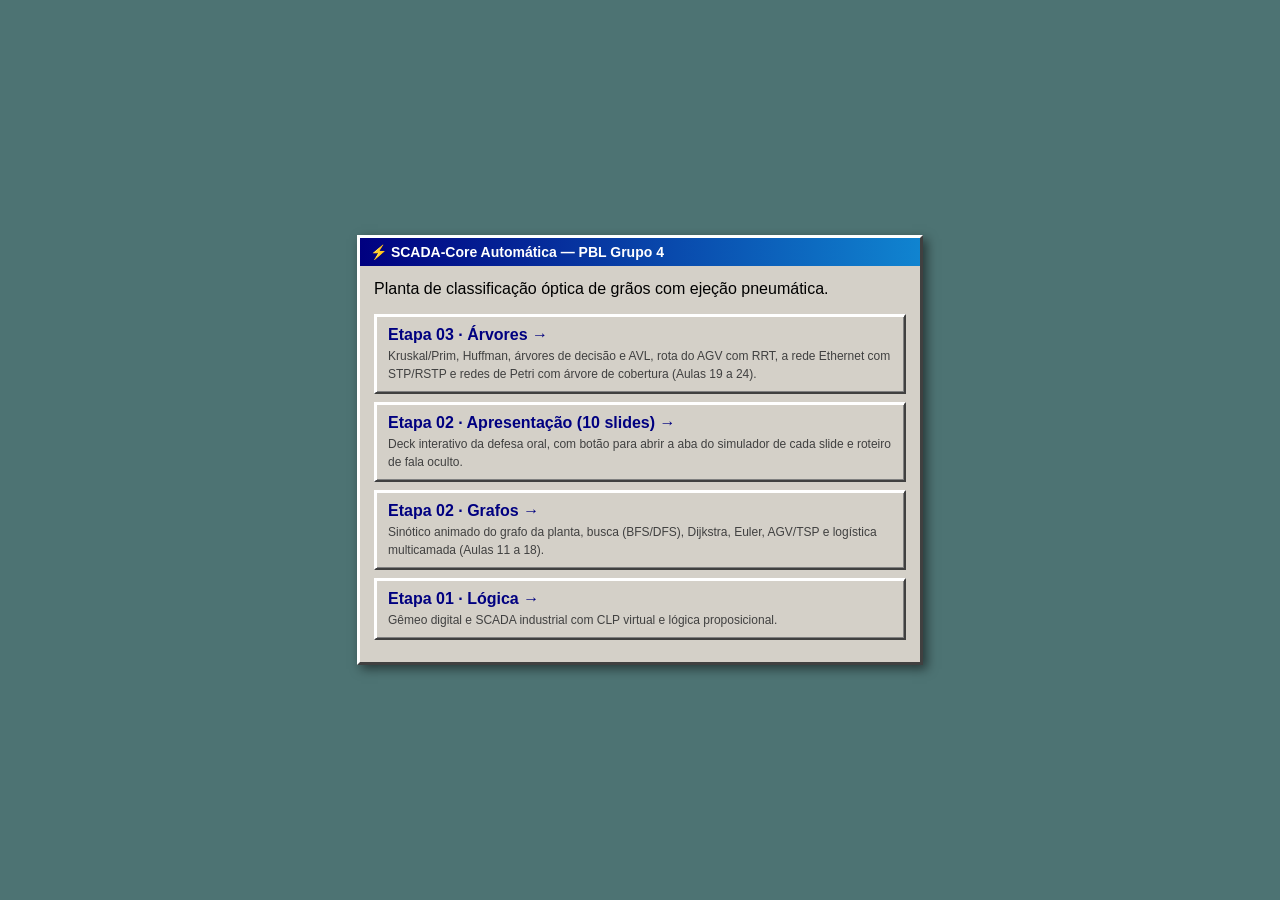
<file: index.html>
<!DOCTYPE html>
<html lang="pt-BR">
<head>
  <meta charset="UTF-8">
  <meta name="viewport" content="width=device-width, initial-scale=1">
  <title>SCADA-Core Automática | Simulações</title>
  <style>
    body { margin: 0; min-height: 100vh; display: flex; align-items: center; justify-content: center; background: #4d7373; font-family: 'Segoe UI', Tahoma, Arial, sans-serif; color: #000; }
    main { background: #d4d0c8; border: 3px solid; border-color: #fff #404040 #404040 #fff; box-shadow: 4px 4px 10px rgba(0,0,0,.5); max-width: 560px; width: calc(100% - 32px); }
    h1 { margin: 0; padding: 6px 10px; font-size: 14px; color: #fff; background: linear-gradient(90deg, #000080, #1084d0); }
    .body { padding: 14px; }
    a.card { display: block; margin: 8px 0; padding: 10px 12px; text-decoration: none; color: #000; background: #d4d0c8; border: 2px solid; border-color: #fff #404040 #404040 #fff; box-shadow: inset 1px 1px 0 #fff, inset -1px -1px 0 #808080; }
    a.card:hover { background: #ece9d8; }
    a.card b { display: block; color: #000080; margin-bottom: 2px; }
    a.card span { font-size: 12px; color: #404040; }
  </style>
</head>
<body>
  <main>
    <h1>⚡ SCADA-Core Automática — PBL Grupo 4</h1>
    <div class="body">
      <p style="margin-top:0">Planta de classificação óptica de grãos com ejeção pneumática.</p>
      <a class="card" href="./simulacao-arvores/"><b>Etapa 03 · Árvores →</b><span>Kruskal/Prim, Huffman, árvores de decisão e AVL, rota do AGV com RRT, a rede Ethernet com STP/RSTP e redes de Petri com árvore de cobertura (Aulas 19 a 24).</span></a>
      <a class="card" href="./simulacao-grafos/index.html#slides"><b>Etapa 02 · Apresentação (10 slides) →</b><span>Deck interativo da defesa oral, com botão para abrir a aba do simulador de cada slide e roteiro de fala oculto.</span></a>
      <a class="card" href="./simulacao-grafos/"><b>Etapa 02 · Grafos →</b><span>Sinótico animado do grafo da planta, busca (BFS/DFS), Dijkstra, Euler, AGV/TSP e logística multicamada (Aulas 11 a 18).</span></a>
      <a class="card" href="./simulador/"><b>Etapa 01 · Lógica →</b><span>Gêmeo digital e SCADA industrial com CLP virtual e lógica proposicional.</span></a>
    </div>
  </main>
</body>
</html>
</file>
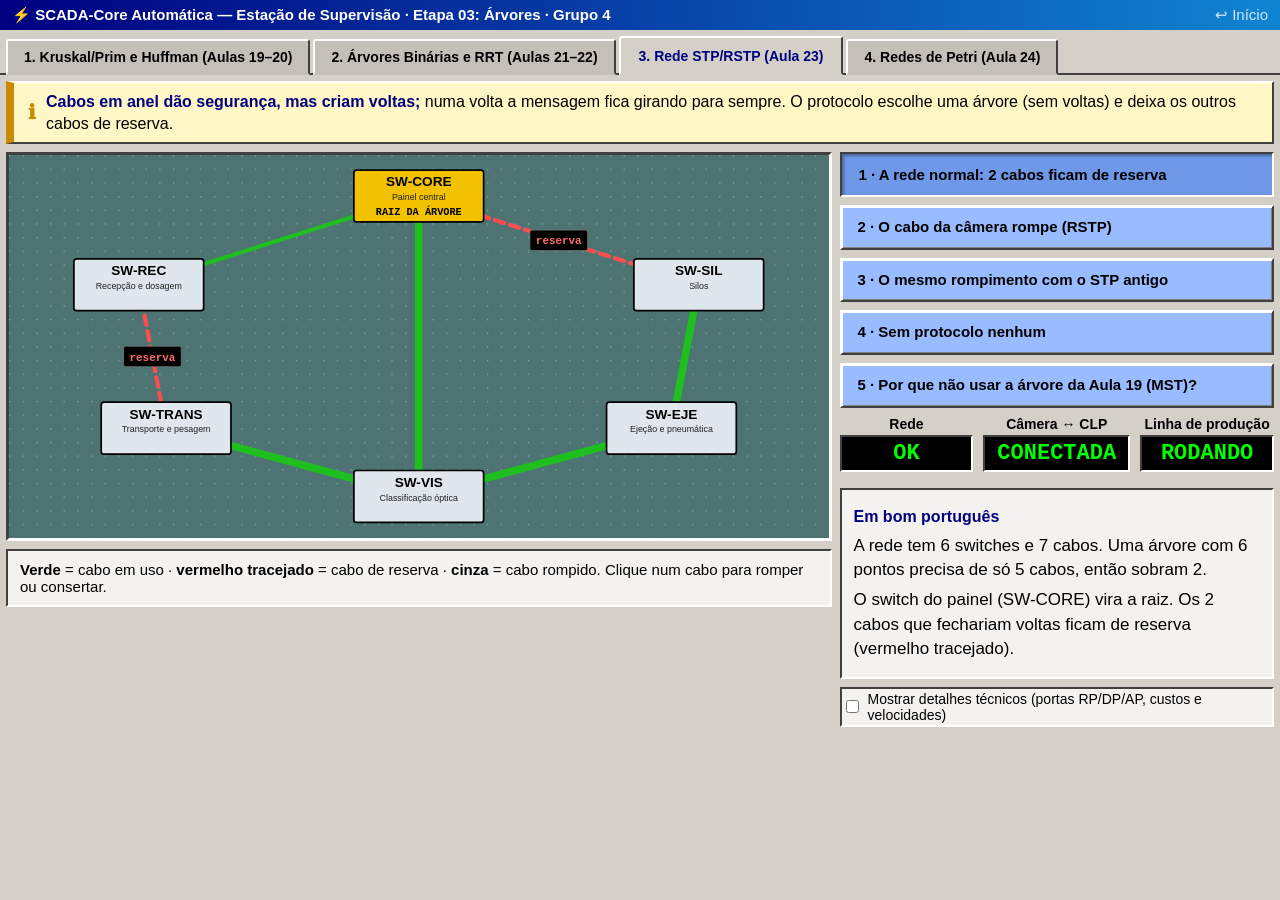
<file: simulacao-arvores/index.html>
<!DOCTYPE html>
<html lang="pt-BR">
<head>
  <meta charset="UTF-8">
  <meta name="viewport" content="width=device-width, initial-scale=1">
  <title>SCADA-Core Automática | Etapa 03 — Árvores</title>
  <meta name="description" content="Simulação SCADA da Etapa 03 (Árvores) da planta de classificação de grãos: cabeamento mínimo, Huffman, árvores de decisão e AVL, rota do AGV com RRT, a rede Ethernet com STP/RSTP e redes de Petri.">
  <link rel="icon" href="data:image/svg+xml,%3Csvg xmlns='http://www.w3.org/2000/svg' viewBox='0 0 16 16'%3E%3Crect width='16' height='16' fill='%234d7373'/%3E%3Ccircle cx='8' cy='3' r='2' fill='%23fff'/%3E%3Ccircle cx='3' cy='12' r='2' fill='%23fff'/%3E%3Ccircle cx='13' cy='12' r='2' fill='%23fff'/%3E%3Cpath d='M8 3L3 12M8 3L13 12' stroke='%23fff'/%3E%3C/svg%3E">
  <link rel="stylesheet" href="../simulacao-grafos/css/style.css">
  <style>.card.line:empty { display: none; }</style>
</head>
<body>
  <div id="station">
    <div id="titlebar">
      <span>⚡ SCADA-Core Automática — Estação de Supervisão · Etapa 03: Árvores · Grupo 4</span>
      <a href="../index.html">↩ Início</a>
    </div>
    <div id="tabs" role="tablist"></div>
    <div id="screens"></div>
  </div>
  <noscript>Esta simulação precisa de JavaScript.</noscript>
  <script type="module" src="js/app.js"></script>
</body>
</html>
</file>
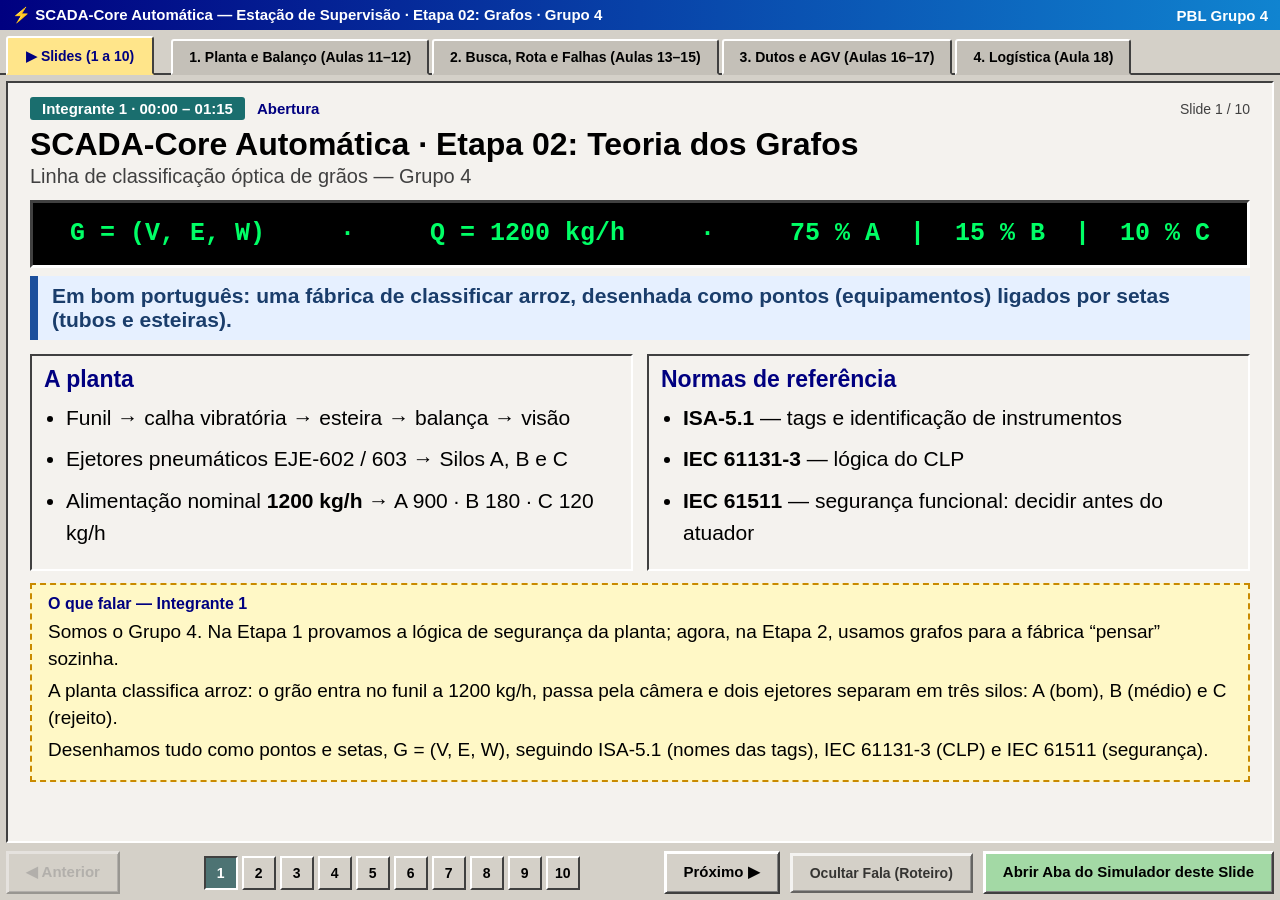
<file: simulacao-grafos/index.html>
<!DOCTYPE html>
<html lang="pt-BR">
<head>
  <meta charset="UTF-8">
  <meta name="viewport" content="width=device-width, initial-scale=1">
  <title>SCADA-Core Automática | Etapa 02 — Grafos</title>
  <meta name="description" content="Simulação SCADA da Etapa 02 (Teoria dos Grafos): sinótico animado da linha de classificação de grãos, algoritmos passo a passo, logística, rotas e validação formal dos resultados.">
  <link rel="icon" href="data:image/svg+xml,%3Csvg xmlns='http://www.w3.org/2000/svg' viewBox='0 0 16 16'%3E%3Crect width='16' height='16' fill='%234d7373'/%3E%3Ccircle cx='4' cy='8' r='2' fill='%23fff'/%3E%3Ccircle cx='12' cy='4' r='2' fill='%23fff'/%3E%3Ccircle cx='12' cy='12' r='2' fill='%23fff'/%3E%3Cpath d='M4 8L12 4M4 8L12 12' stroke='%23fff'/%3E%3C/svg%3E">
  <link rel="stylesheet" href="css/style.css">
</head>
<body>
  <div id="station">
    <div id="titlebar">
      <span>⚡ SCADA-Core Automática — Estação de Supervisão · Etapa 02: Grafos · Grupo 4</span>
      <span>PBL Grupo 4</span>
    </div>
    <div id="tabs" role="tablist"></div>
    <div id="screens"></div>
  </div>
  <div id="fp-root"></div>
  <noscript>Esta simulação precisa de JavaScript.</noscript>
  <script type="module" src="js/app.js"></script>
</body>
</html>
</file>
<file: simulacao-grafos/css/style.css>
/* ==========================================================================
   SCADA-Core Automática — Etapa 02 (Grafos)
   Design system herdado do simulador da Etapa 01 (WinCC / InTouch clássico):
   chassi cinza #d4d0c8, sinótico teal #4d7373, relevo 3D, displays pretos.
   Sem frameworks externos.
   ========================================================================== */
:root {
  --chassis: #d4d0c8; --chassis-light: #ffffff; --chassis-mid: #ece9d8; --chassis-shadow: #808080; --chassis-dark: #404040;
  --canvas-bg: #4d7373; --canvas-border: #283e3e;
  --disp-bg: #000; --disp-green: #00ff00; --disp-yellow: #ffff00; --disp-red: #ff2222; --disp-white: #fff; --disp-cyan: #00ffff;
  --btn-green: #a3d9a5; --btn-yellow: #ffff80; --btn-red: #ff7777; --btn-blue: #99bbff;
  --pipe-fill: #dcdcdc; --text: #000; --muted: #404040;
  --cls-a: #fff6c8; --cls-b: #ff9f1c; --cls-c: #e63946;
  --font: 'Segoe UI', Tahoma, Arial, Helvetica, sans-serif;
  --mono: Consolas, 'JetBrains Mono', 'Courier New', monospace;
}
* { box-sizing: border-box; }
html, body { height: 100%; }
body { margin: 0; font-family: var(--font); font-size: 15px; background: var(--chassis); color: var(--text); user-select: none; -webkit-font-smoothing: antialiased; }
button, select, input { font-family: inherit; font-size: 12px; }
.mono { font-family: var(--mono); }
.hidden { display: none !important; }

/* ---------- estação ---------- */
#station { display: flex; flex-direction: column; height: 100vh; min-height: 640px; }
#titlebar { background: linear-gradient(90deg, #000080, #1084d0); color: #fff; padding: 4px 10px; display: flex; align-items: center; justify-content: space-between; font-weight: bold; font-size: 12px; gap: 12px; }
#titlebar a { color: #cfe8ff; text-decoration: none; font-weight: normal; }
#titlebar a:hover { text-decoration: underline; }
#toolbar { display: flex; align-items: center; gap: 8px; padding: 4px 8px; flex-wrap: wrap; border-bottom: 1px solid var(--chassis-shadow); background: var(--chassis); }
.comm { display: inline-flex; align-items: center; gap: 6px; font-size: 11px; }
#tabs { display: flex; align-items: flex-end; padding: 4px 6px 0; gap: 3px; background: var(--chassis); border-bottom: 2px solid var(--chassis-dark); flex-wrap: wrap; }
.tab { font-size: 11px; font-weight: bold; background: #c4c0b8; border: 2px solid; border-color: #fff var(--chassis-dark) transparent #fff; padding: 5px 12px; cursor: pointer; border-radius: 3px 3px 0 0; position: relative; bottom: -2px; }
.tab:hover { background: var(--chassis); }
.tab.active { background: var(--chassis); color: #000080; padding: 7px 14px 6px; border-bottom: 2px solid var(--chassis); z-index: 2; }
#screens { flex: 1; min-height: 0; position: relative; overflow: hidden; }
.screen { position: absolute; inset: 0; padding: 6px; overflow: auto; display: none; }
.screen.active { display: block; }

/* ---------- relevos ---------- */
.raised { border: 2px solid; border-color: #fff var(--chassis-dark) var(--chassis-dark) #fff; background: var(--chassis); box-shadow: inset 1px 1px 0 #fff, inset -1px -1px 0 var(--chassis-shadow); }
.sunken { border: 2px solid; border-color: var(--chassis-dark) #fff #fff var(--chassis-dark); background: var(--chassis); }
.panel { background: var(--chassis); border: 2px solid; border-color: #fff var(--chassis-dark) var(--chassis-dark) #fff; box-shadow: inset 1px 1px 0 #fff, inset -1px -1px 0 var(--chassis-shadow); padding: 4px; }
.panel-h { background: linear-gradient(90deg, #000080, #1084d0); color: #fff; padding: 3px 8px; font-size: 11px; font-weight: bold; margin: -4px -4px 4px; display: flex; justify-content: space-between; align-items: center; gap: 8px; }
.panel-h.gray { background: var(--chassis); color: #000; border-bottom: 1px solid var(--chassis-shadow); }
.inset { background: #e2dfd7; border: 1px solid; border-color: var(--chassis-shadow) #fff #fff var(--chassis-shadow); padding: 4px; }

/* ---------- displays e botões ---------- */
.io { background: var(--disp-bg); border: 2px solid; border-color: var(--chassis-dark) #fff #fff var(--chassis-dark); color: var(--disp-green); font-family: var(--mono); font-size: 13px; font-weight: bold; padding: 1px 6px; text-align: right; display: inline-block; min-width: 64px; line-height: 1.25; }
.io.y { color: var(--disp-yellow); } .io.r { color: var(--disp-red); } .io.w { color: #fff; } .io.c { color: var(--disp-cyan); } .io.left { text-align: left; }
.btn { font-size: 11px; font-weight: bold; color: #000; background: var(--chassis); border: 2px solid; border-color: #fff var(--chassis-dark) var(--chassis-dark) #fff; box-shadow: inset 1px 1px 0 #fff, inset -1px -1px 0 var(--chassis-shadow); padding: 4px 10px; cursor: pointer; display: inline-flex; align-items: center; justify-content: center; gap: 4px; text-decoration: none; }
.btn:active, .btn.on { border-color: var(--chassis-dark) #fff #fff var(--chassis-dark); box-shadow: inset 1px 1px 0 var(--chassis-shadow); padding: 5px 9px 3px 11px; }
.btn.green { background: var(--btn-green); } .btn.yellow { background: var(--btn-yellow); } .btn.red { background: var(--btn-red); } .btn.blue { background: var(--btn-blue); }
.btn.on.red { background: #e65555; } .btn.on.green { background: #8acb8d; } .btn.on.yellow { background: #e6e670; } .btn.on.blue { background: #7ea3ee; }
.btn:disabled { color: #808080; cursor: not-allowed; }
.btn.emerg { background: #d32f2f; color: #fff; border: 3px solid; border-color: #ff6666 #800000 #800000 #ff6666; outline: 3px solid #ffeb3b; font-weight: 900; padding: 5px 12px; }
.btn.emerg.on { background: #b71c1c; border-color: #800000 #ff6666 #ff6666 #800000; }
.lamp { display: inline-block; width: 12px; height: 12px; border-radius: 50%; border: 1px solid #404040; vertical-align: middle; background: #808080; box-shadow: inset 1px 1px 1px rgba(255,255,255,.8), inset -1px -1px 1px rgba(0,0,0,.5); }
.lamp.g { background: #00e000; } .lamp.r { background: #e00000; } .lamp.a { background: #ffaa00; } .lamp.b { background: #3a7bff; }
.blk { display: inline-block; font-family: var(--mono); font-size: 10px; font-weight: bold; padding: 1px 4px; min-width: 28px; text-align: center; border: 1px solid; border-color: #fff var(--chassis-dark) var(--chassis-dark) #fff; }
.blk.on { background: #00c000; color: #fff; } .blk.off { background: #c00000; color: #fff; } .blk.idle { background: #b0c4b0; color: #607060; } .blk.warn { background: #ffaa00; color: #000; }
select, input[type=number], input[type=text] { background: #fff; border: 2px solid; border-color: var(--chassis-dark) #fff #fff var(--chassis-dark); padding: 2px 4px; }
input[type=range] { vertical-align: middle; }
label.chk { display: flex; align-items: center; gap: 6px; padding: 2px 0; cursor: pointer; }

/* ---------- sinótico ---------- */
.viewport { background: var(--canvas-bg); border: 3px solid; border-color: var(--chassis-dark) #fff #fff var(--chassis-dark); position: relative; overflow: hidden; }
.viewport svg { display: block; width: 100%; height: auto; max-height: calc(100vh - 230px); }
.node { cursor: pointer; }
.node:hover .nbody { stroke: #ffff00; stroke-width: 3; }
.edge-hit { cursor: pointer; stroke: transparent; stroke-width: 22; fill: none; }
.edge-hit:hover + .edge-vis { filter: brightness(1.3); }
.belt-run { animation: belt 0.6s linear infinite; }
@keyframes belt { to { stroke-dashoffset: -12; } }
.blink { animation: blink .8s infinite; }
@keyframes blink { 50% { opacity: .25; } }
.svgtext { font-family: var(--mono); font-size: 11px; font-weight: bold; fill: #fff; pointer-events: none; }
.svgtag { font-family: var(--font); font-size: 11px; font-weight: bold; fill: #fff; pointer-events: none; }

/* ---------- layouts ---------- */
.grid2 { display: grid; grid-template-columns: minmax(0, 1fr) 320px; gap: 6px; align-items: start; }
.grid3 { display: grid; grid-template-columns: 1fr 1fr 1fr; gap: 6px; align-items: start; }
.row { display: flex; align-items: center; gap: 6px; flex-wrap: wrap; }
.col { display: flex; flex-direction: column; gap: 4px; }
.kv { display: grid; grid-template-columns: auto 1fr; gap: 3px 8px; align-items: center; }
.kv .k { font-size: 11px; color: var(--muted); }
.stack > * + * { margin-top: 6px; }
hr.sep { border: 0; border-top: 1px solid var(--chassis-shadow); border-bottom: 1px solid #fff; margin: 6px 0; }
.small { font-size: 11px; } .muted { color: var(--muted); }
h3.sec { margin: 0 0 4px; font-size: 12px; }

/* ---------- tabelas ---------- */
table.t { width: 100%; border-collapse: collapse; font-family: var(--mono); font-size: 11px; }
table.t th { background: #c4c0b8; font-weight: bold; padding: 3px 6px; border: 1px solid; border-color: #fff var(--chassis-dark) var(--chassis-dark) #fff; text-align: left; position: sticky; top: 0; }
table.t td { padding: 2px 6px; border: 1px solid #b0aca4; background: #f4f2ee; }
table.t tr:nth-child(even) td { background: #e8e5de; }
table.t td.num { text-align: right; }
table.t tr.hl td { background: #ffff99 !important; }
table.t tr.bad td { background: #ffd0d0 !important; }
table.t tr.good td { background: #d6f5d6 !important; }
.cellp { background: #bfe3bf !important; } .cellm { background: #f3b9b9 !important; }
.matrix td { text-align: center; min-width: 22px; padding: 1px 3px; }

/* ---------- alarmes ---------- */
#ribbon { background: #000; border: 2px solid; border-color: var(--chassis-dark) #fff #fff var(--chassis-dark); font-family: var(--mono); font-size: 11px; font-weight: bold; padding: 4px 8px; display: flex; align-items: center; justify-content: space-between; gap: 8px; color: #00dd00; margin: 2px 4px 4px; }
#ribbon.CRIT { color: #ff3333; animation: blink .8s infinite; } #ribbon.ALTA { color: #ffaa00; } #ribbon.MED { color: #ffff55; }
.prio-CRIT { color: #c00000; font-weight: bold; } .prio-ALTA { color: #b36b00; font-weight: bold; } .prio-MED { color: #7a7a00; } .prio-INFO { color: #004a99; }

/* ---------- modal (faceplate) ---------- */
#fp-backdrop { position: fixed; inset: 0; background: rgba(0,0,0,.4); z-index: 100; display: flex; align-items: center; justify-content: center; padding: 16px; }
.fp { width: 100%; max-width: 520px; max-height: 90vh; overflow: auto; background: var(--chassis); border: 3px solid; border-color: #fff var(--chassis-dark) var(--chassis-dark) #fff; box-shadow: 4px 4px 10px rgba(0,0,0,.5); }
.fp-title { background: linear-gradient(90deg, #000080, #1084d0); color: #fff; padding: 4px 8px; display: flex; justify-content: space-between; align-items: center; font-weight: bold; }
.fp-body { padding: 8px; }
.fp-tabs { display: flex; gap: 2px; padding: 4px 4px 0; border-bottom: 2px solid var(--chassis-dark); }
.fp-tabs button { flex: 1; font-weight: bold; background: #c4c0b8; border: 2px solid; border-color: #fff var(--chassis-dark) transparent #fff; padding: 4px; cursor: pointer; }
.fp-tabs button.active { background: var(--chassis); color: #000080; }

/* ---------- auditoria ---------- */
.finding { margin-bottom: 8px; }
.finding .head { display: flex; gap: 8px; align-items: center; justify-content: space-between; background: #c4c0b8; padding: 3px 6px; font-weight: bold; }
.finding .body { padding: 6px 8px; background: #f4f2ee; border: 1px solid #b0aca4; line-height: 1.45; }
.finding .body b { color: #000080; }
.sev { font-family: var(--mono); font-size: 10px; padding: 1px 6px; color: #fff; }
.sev.grave { background: #b71c1c; } .sev.media { background: #b36b00; } .sev.menor { background: #5a6b7a; }
.quote { border-left: 3px solid #808080; padding-left: 8px; color: #333; font-style: italic; margin: 3px 0; }
.legend i { display: inline-block; width: 10px; height: 10px; border-radius: 50%; border: 1px solid #000; margin-right: 4px; vertical-align: middle; }

@media (max-width: 1100px) { .grid2, .grid3 { grid-template-columns: 1fr; } }
@media (prefers-reduced-motion: reduce) { .belt-run, .blink { animation: none; } }

/* ==========================================================================
   MODO APRESENTAÇÃO (projetor): fontes maiores, poucos controles, painéis limpos
   ========================================================================== */
button, select, input { font-size: 14px; }
#titlebar { font-size: 15px; padding: 6px 12px; }
#toolbar { padding: 6px 12px; gap: 12px; }
#toolbar .io { font-size: 16px; min-width: 110px; text-align: center; }
#tabs .tab { font-size: 14px; padding: 8px 16px; }
#tabs .tab.active { padding: 10px 18px 9px; }
#ribbon { font-size: 14px; }
.btn.big { font-size: 15px; padding: 11px 16px; justify-content: flex-start; text-align: left; width: 100%; line-height: 1.25; }
.btn.big.on { padding: 12px 15px 10px 17px; }
.btn.mid { font-size: 14px; padding: 9px 14px; }
.btn.mid.on { padding: 10px 13px 8px 15px; }
.btn.on.blue { background: #6f98e8; color: #000; box-shadow: inset 2px 2px 3px rgba(0,0,0,.35); }
.btn.dark { background: #1b3a5a; color: #fff; }
.split { display: grid; grid-template-columns: minmax(0, 1.9fr) minmax(0, 1fr); gap: 8px; align-items: start; height: 100%; }
.split > .col { gap: 8px; }
.btns { display: flex; flex-direction: column; gap: 8px; }
.btns.row2 { flex-direction: row; flex-wrap: wrap; }
.btns.row2 .btn { flex: 1 1 220px; width: auto; }
.topbtns { display: flex; gap: 8px; margin-bottom: 8px; }
.topbtns .btn { flex: 1; justify-content: center; text-align: center; }
.io.big { font-size: 22px; padding: 3px 12px; min-width: 110px; }
.io.xl { font-size: 30px; padding: 4px 16px; }
.bignums { display: flex; gap: 10px; flex-wrap: wrap; }
.bignum { display: flex; flex-direction: column; align-items: stretch; gap: 3px; flex: 1 1 120px; }
.bignum .lbl { font-size: 14px; font-weight: bold; text-align: center; }
.bignum .io { text-align: center; }
.card { background: #f4f2ee; border: 2px solid; border-color: var(--chassis-dark) #fff #fff var(--chassis-dark); padding: 10px 12px; }
.card.line { font-size: 16px; font-weight: bold; text-align: center; }
.cardtitle { font-size: 16px; font-weight: bold; margin: 0 0 6px; color: #000080; }
.stripline { font-size: 15px; padding: 6px 10px; display: flex; gap: 14px; flex-wrap: wrap; align-items: center; }
.panel { padding: 8px; }
.panel-h { font-size: 14px; padding: 5px 10px; margin: -8px -8px 8px; }
table.t { font-size: 14px; }
table.t th, table.t td { padding: 4px 8px; }
table.matrix { font-size: 12.5px; }
table.matrix td, table.matrix th { padding: 3px 2px; min-width: 24px; text-align: center; }
table.matrix td:first-child, table.matrix th:first-child { text-align: left; white-space: nowrap; }
.viewport.big svg { max-height: calc(100vh - 215px); }
.viewport.big .svgtext { font-size: 12.5px !important; }
.viewport.big .svgtag { font-size: 13px !important; }
.viewport.big .svgtag.etag { font-size: 10.5px !important; }
.seal { display: flex; align-items: center; justify-content: center; gap: 12px; flex: 1 1 320px; background: #0b3d0b; color: #6bff6b; border: 3px solid; border-color: var(--chassis-dark) #fff #fff var(--chassis-dark); padding: 16px 20px; font-weight: bold; }
.seal b { font-size: 46px; font-family: var(--mono); }
.seal span { font-size: 18px; line-height: 1.25; color: #d8ffd8; }
.seal.bad { background: #5a0b0b; color: #ff8b8b; }
.chips { font-family: var(--mono); font-size: 13px; line-height: 1.5; }
@media (max-width: 1100px) { .split { grid-template-columns: 1fr; } }

#toolbar .btn { font-size: 14px; padding: 6px 14px; }

/* Faixa didática (cada aba) */
.banner { display: flex; align-items: center; gap: 10px; margin: 0 0 8px; padding: 8px 14px; font-size: 16px; line-height: 1.35; background: #fff8c6; color: #000; border: 2px solid; border-color: #fff var(--chassis-dark) var(--chassis-dark) #fff; border-left: 8px solid #c98a00; }
.banner .bn-ic { font-weight: bold; font-size: 20px; color: #c98a00; }
.banner b { color: #000080; }
.rota { font-family: var(--mono); font-size: 14px; line-height: 1.5; }
.rota div { margin: 2px 0; }
.rota .k { display: inline-block; min-width: 110px; font-weight: bold; }
.tags { display: flex; flex-wrap: wrap; gap: 4px; }
.tag { padding: 1px 7px; font-family: var(--mono); font-size: 13px; border: 1px solid #000; background: #bfe3bf; }
.tag.no { background: #f3b9b9; }

/* ===== Deck de apresentação (aba 5) ===== */
#tabs .tab.hl { background: #ffd24a; color: #000; margin-left: 14px; border-color: #fff #404040 transparent #fff; }
#tabs .tab.hl.active { background: #ffe58a; color: #000080; }
.sl-root { display: flex; flex-direction: column; gap: 8px; height: 100%; }
.sl-stage { flex: 1; min-height: 0; overflow: auto; background: #f4f2ee; border: 2px solid; border-color: var(--chassis-dark) #fff #fff var(--chassis-dark); padding: 14px 22px; }
.sl-head { display: flex; align-items: center; gap: 12px; margin-bottom: 6px; }
.sl-tag { font-weight: bold; font-size: 15px; color: #fff; padding: 3px 12px; border-radius: 3px; }
.sl-tag.i1 { background: #1a6e6e; } .sl-tag.i2 { background: #1c4f9c; } .sl-tag.i3 { background: #8a5a00; } .sl-tag.i4 { background: #7a2b6f; }
.sl-aula { font-weight: bold; font-size: 15px; color: #000080; }
.sl-num { margin-left: auto; font-size: 14px; color: #404040; }
.sl-title { margin: 4px 0 2px; font-size: 32px; color: #000; }
.sl-sub { font-size: 17px; color: #404040; margin-bottom: 12px; }
.sl-formula { font-family: var(--mono); font-size: 25px; font-weight: bold; text-align: center; color: #00ff66; background: #000; border: 3px solid; border-color: var(--chassis-dark) #fff #fff var(--chassis-dark); padding: 14px 16px; margin-bottom: 14px; line-height: 1.35; }
.sl-two { display: grid; grid-template-columns: 1fr 1fr; gap: 14px; }
.sl-card { font-size: 18px; }
.sl-card .cardtitle { font-size: 20px; }
.sl-ul { margin: 0; padding-left: 22px; line-height: 1.55; }
.sl-ul li { margin: 5px 0; }
table.sl-table { width: 100%; font-size: 19px; }
table.sl-table th { font-size: 17px; }
table.sl-table td { padding: 8px 10px; }
table.sl-table td.k { font-weight: bold; color: #000080; }
table.sl-table.compact { font-size: 15px; } table.sl-table.compact td { padding: 5px 8px; } table.sl-table.compact th { font-size: 14px; }
.sl-fala { margin-top: 14px; padding: 10px 16px; background: #fff8c6; border: 2px dashed #c98a00; font-size: 17px; }
.sl-bar { display: flex; align-items: center; gap: 10px; flex-wrap: wrap; }
.sl-dots { display: flex; gap: 4px; flex: 1; justify-content: center; }
.sl-dot { font: bold 14px var(--font); width: 34px; height: 34px; background: #d4d0c8; border: 2px solid; border-color: #fff var(--chassis-dark) var(--chassis-dark) #fff; cursor: pointer; }
.sl-dot.on { background: #4d7373; color: #fff; border-color: var(--chassis-dark) #fff #fff var(--chassis-dark); }
.sl-fala-btn { opacity: .75; font-size: 13px; }
.btn:disabled { opacity: .4; cursor: default; }
@media (max-width: 1100px) { .sl-two { grid-template-columns: 1fr; } }

.sl-formula { white-space: pre-wrap; }
.sl-bar .btn { width: auto; flex: 0 0 auto; padding: 10px 18px; }
.sl-card { font-size: 23px; } .sl-card .cardtitle { font-size: 25px; } .sl-ul li { margin: 9px 0; }
table.sl-table { font-size: 23px; } table.sl-table th { font-size: 19px; } table.sl-table td { padding: 12px 12px; }
table.sl-table.compact { font-size: 17px; } table.sl-table.compact td { padding: 7px 10px; } table.sl-table.compact th { font-size: 16px; }
.sl-fala { font-size: 19px; } .sl-title { font-size: 36px; } .sl-sub { font-size: 20px; }

/* ===== Revisão de simplificação ===== */
#tabs .tab.hl { margin-left: 0; margin-right: 14px; }
.card.mini { padding: 8px 12px; }
.mini-t { font-weight: bold; font-size: 17px; color: #000080; }
.mini-n { font-size: 22px; font-weight: bold; margin: 2px 0; }
.mini-e { font-size: 15px; color: #333; }
.card.plain { font-size: 17px; line-height: 1.45; }
.card.plain > div { margin: 5px 0; }
.sl-plain { font-size: 21px; font-weight: bold; color: #1a3d6b; background: #e6f0ff; border-left: 8px solid #1c4f9c; padding: 8px 14px; margin: -6px 0 14px; }
.sl-fala { margin-top: 12px; font-size: 19px; }
.sl-fp { margin: 6px 0; line-height: 1.4; }
.sl-card { font-size: 21px; } .sl-card .cardtitle { font-size: 23px; }
table.sl-table { font-size: 21px; } table.sl-table td { padding: 9px 12px; }
table.sl-table.compact { font-size: 15px; } table.sl-table.compact td { padding: 6px 8px; }
.sl-title { font-size: 32px; }
table.sl-table td.k, table.sl-table td.num { white-space: nowrap; }
</file>
